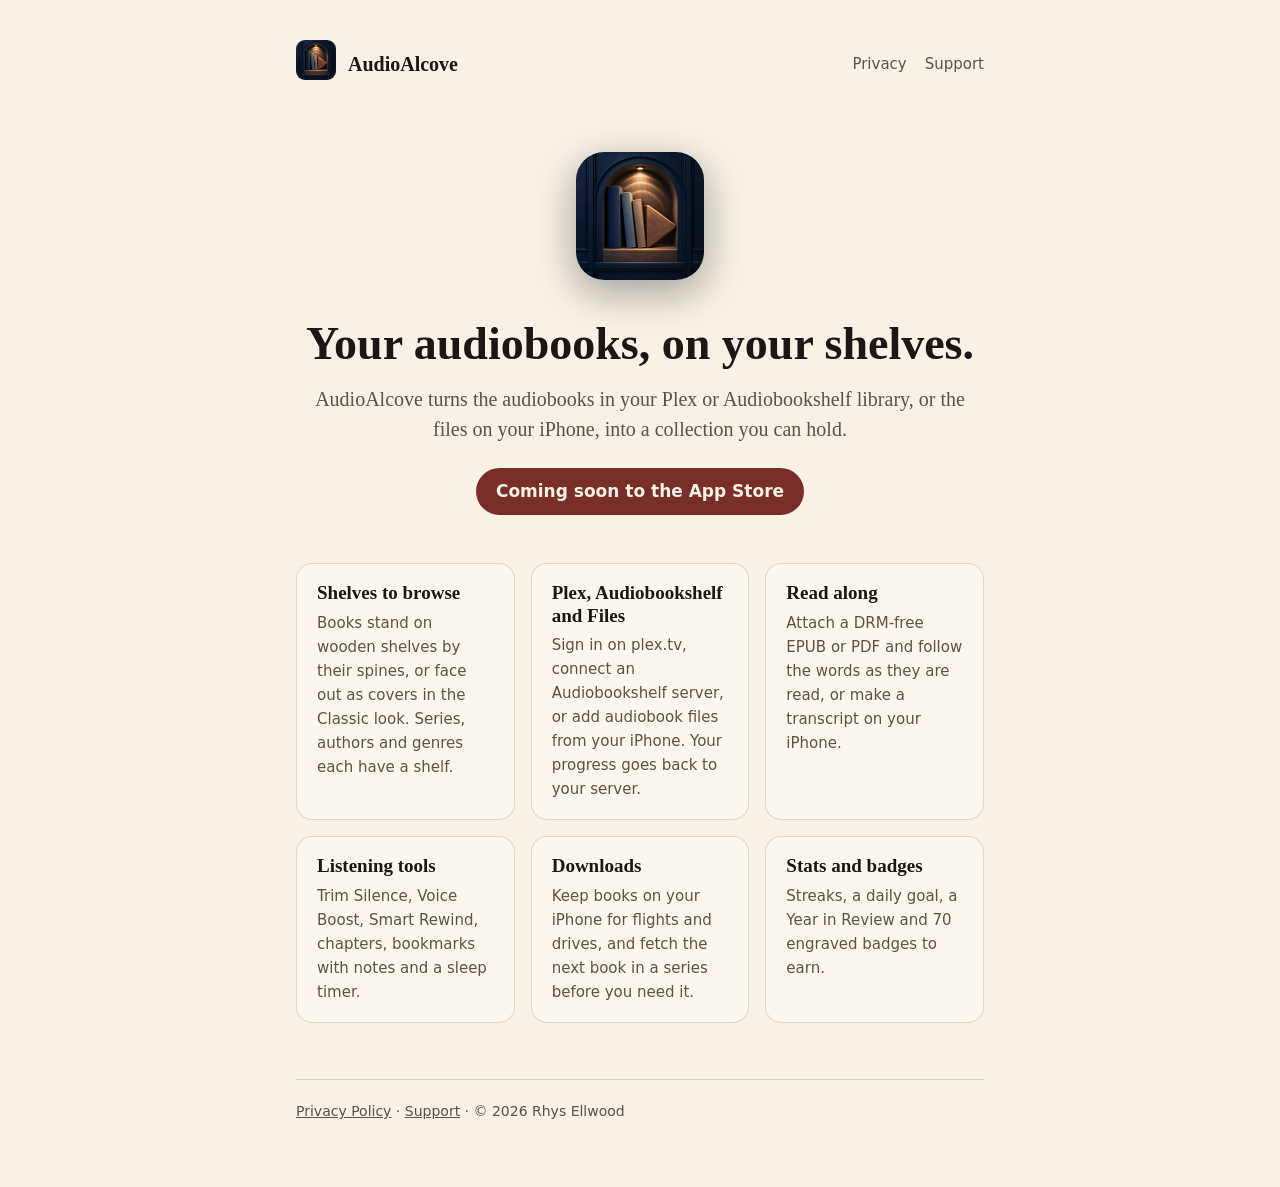
<file: index.html>
<!doctype html>
<html lang="en">
<head>
  <meta charset="utf-8">
  <meta name="viewport" content="width=device-width, initial-scale=1">
  <title>AudioAlcove</title>
  <meta name="description" content="AudioAlcove turns the audiobooks in your Plex or Audiobookshelf library, or the files on your iPhone, into a collection you can hold.">
  <link rel="icon" href="assets/favicon.png">
  <link rel="apple-touch-icon" href="assets/apple-touch-icon.png">
  <link rel="stylesheet" href="assets/style.css">
</head>
<body>
  <div class="page">
    <header class="site">
      <a href="./"><img src="assets/icon.png" alt=""></a>
      <a class="name" href="./">AudioAlcove</a>
      <nav>
        <a href="privacy/">Privacy</a>
        <a href="support/">Support</a>
      </nav>
    </header>

    <main>
      <section class="hero">
        <img src="assets/icon.png" alt="The AudioAlcove app icon">
        <h1>Your audiobooks, on your shelves.</h1>
        <p class="lede">AudioAlcove turns the audiobooks in your Plex or Audiobookshelf library, or the files on your iPhone, into a collection you can hold.</p>
        <span class="badge">Coming soon to the App Store</span>
      </section>

      <section class="features" aria-label="Features">
        <div class="card">
          <h3>Shelves to browse</h3>
          <p>Books stand on wooden shelves by their spines, or face out as covers in the Classic look. Series, authors and genres each have a shelf.</p>
        </div>
        <div class="card">
          <h3>Plex, Audiobookshelf and Files</h3>
          <p>Sign in on plex.tv, connect an Audiobookshelf server, or add audiobook files from your iPhone. Your progress goes back to your server.</p>
        </div>
        <div class="card">
          <h3>Read along</h3>
          <p>Attach a DRM-free EPUB or PDF and follow the words as they are read, or make a transcript on your iPhone.</p>
        </div>
        <div class="card">
          <h3>Listening tools</h3>
          <p>Trim Silence, Voice Boost, Smart Rewind, chapters, bookmarks with notes and a sleep timer.</p>
        </div>
        <div class="card">
          <h3>Downloads</h3>
          <p>Keep books on your iPhone for flights and drives, and fetch the next book in a series before you need it.</p>
        </div>
        <div class="card">
          <h3>Stats and badges</h3>
          <p>Streaks, a daily goal, a Year in Review and 70 engraved badges to earn.</p>
        </div>
      </section>
    </main>

    <footer class="site">
      <a href="privacy/">Privacy Policy</a> · <a href="support/">Support</a> · © 2026 Rhys Ellwood
    </footer>
  </div>
</body>
</html>
</file>
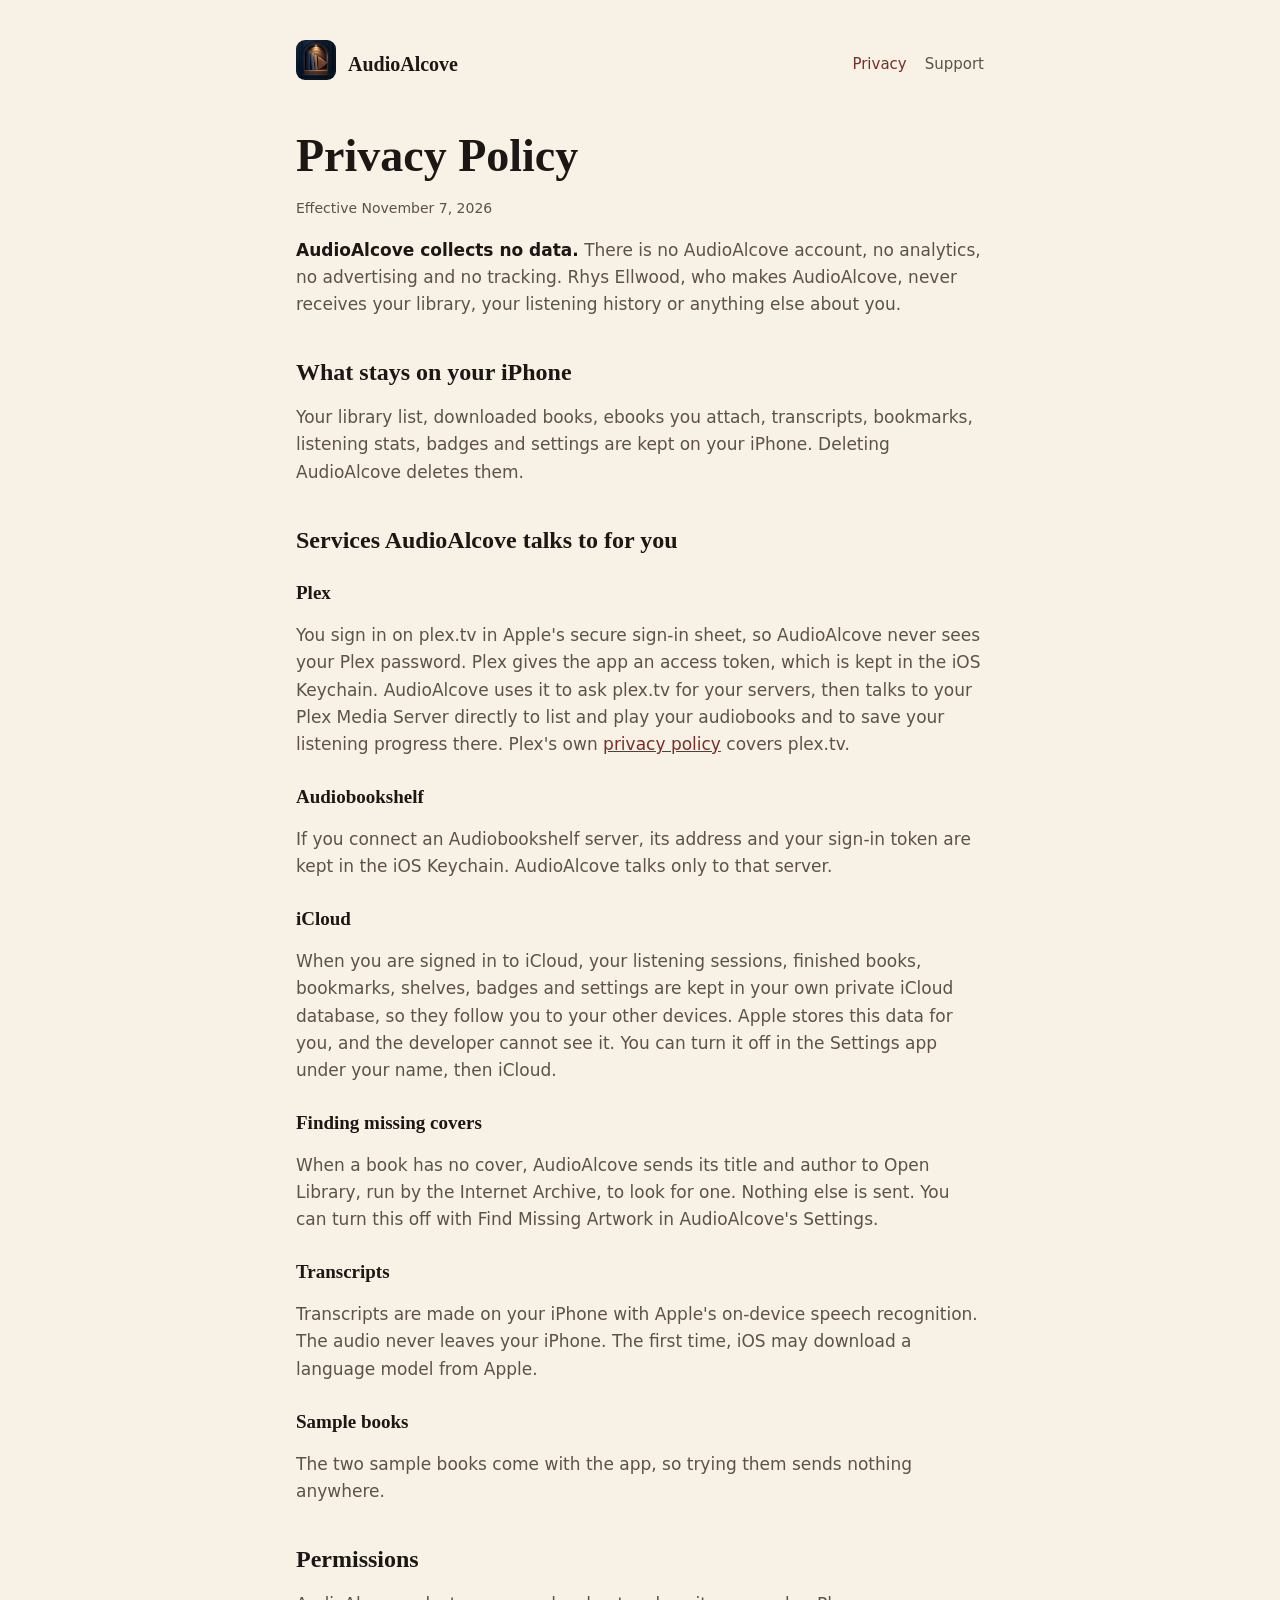
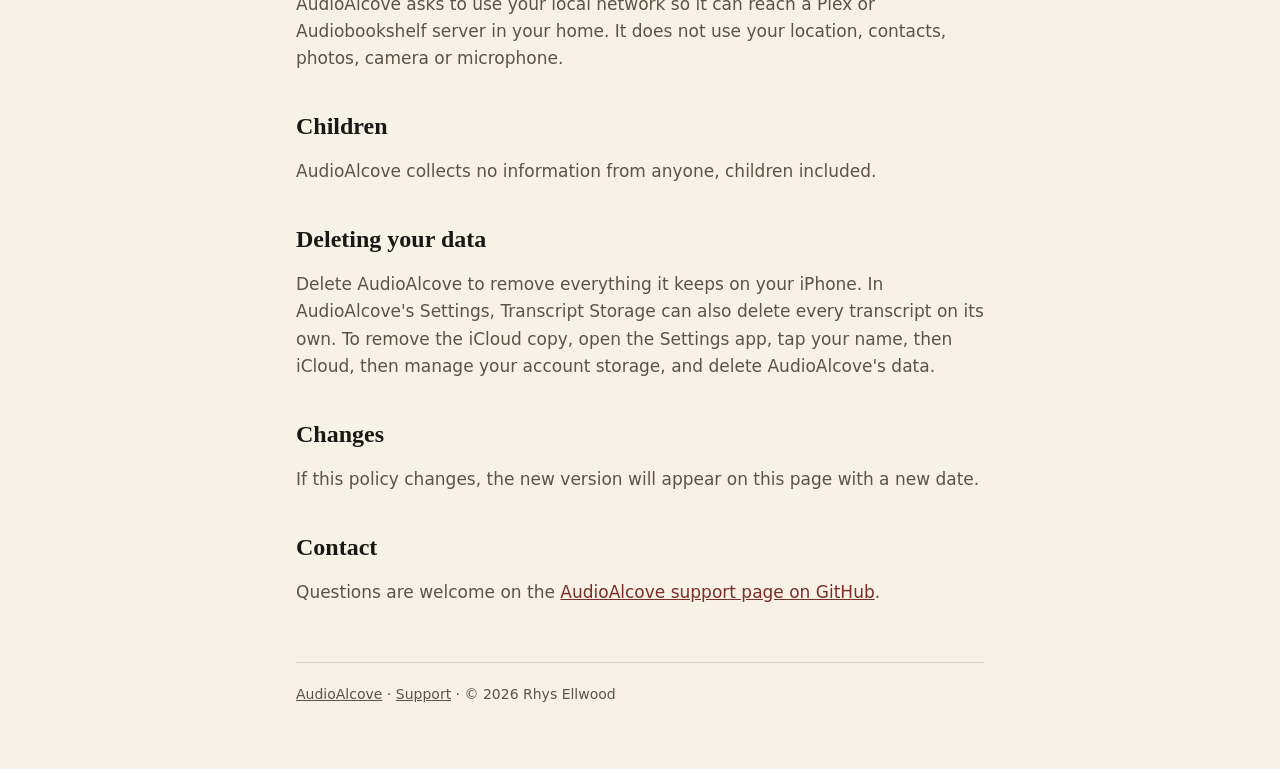
<file: privacy/index.html>
<!doctype html>
<html lang="en">
<head>
  <meta charset="utf-8">
  <meta name="viewport" content="width=device-width, initial-scale=1">
  <title>AudioAlcove Privacy Policy</title>
  <meta name="description" content="AudioAlcove collects no data. This page explains what stays on your iPhone and which services the app talks to on your behalf.">
  <link rel="icon" href="../assets/favicon.png">
  <link rel="apple-touch-icon" href="../assets/apple-touch-icon.png">
  <link rel="stylesheet" href="../assets/style.css">
</head>
<body>
  <div class="page">
    <header class="site">
      <a href="../"><img src="../assets/icon.png" alt=""></a>
      <a class="name" href="../">AudioAlcove</a>
      <nav>
        <a href="./" aria-current="page">Privacy</a>
        <a href="../support/">Support</a>
      </nav>
    </header>

    <main>
      <h1>Privacy Policy</h1>
      <p class="updated">Effective November 7, 2026</p>

      <p><strong>AudioAlcove collects no data.</strong> There is no AudioAlcove account, no analytics, no advertising and no tracking. Rhys Ellwood, who makes AudioAlcove, never receives your library, your listening history or anything else about you.</p>

      <h2>What stays on your iPhone</h2>
      <p>Your library list, downloaded books, ebooks you attach, transcripts, bookmarks, listening stats, badges and settings are kept on your iPhone. Deleting AudioAlcove deletes them.</p>

      <h2>Services AudioAlcove talks to for you</h2>

      <h3>Plex</h3>
      <p>You sign in on plex.tv in Apple's secure sign-in sheet, so AudioAlcove never sees your Plex password. Plex gives the app an access token, which is kept in the iOS Keychain. AudioAlcove uses it to ask plex.tv for your servers, then talks to your Plex Media Server directly to list and play your audiobooks and to save your listening progress there. Plex's own <a href="https://www.plex.tv/about/privacy-legal/">privacy policy</a> covers plex.tv.</p>

      <h3>Audiobookshelf</h3>
      <p>If you connect an Audiobookshelf server, its address and your sign-in token are kept in the iOS Keychain. AudioAlcove talks only to that server.</p>

      <h3>iCloud</h3>
      <p>When you are signed in to iCloud, your listening sessions, finished books, bookmarks, shelves, badges and settings are kept in your own private iCloud database, so they follow you to your other devices. Apple stores this data for you, and the developer cannot see it. You can turn it off in the Settings app under your name, then iCloud.</p>

      <h3>Finding missing covers</h3>
      <p>When a book has no cover, AudioAlcove sends its title and author to Open Library, run by the Internet Archive, to look for one. Nothing else is sent. You can turn this off with Find Missing Artwork in AudioAlcove's Settings.</p>

      <h3>Transcripts</h3>
      <p>Transcripts are made on your iPhone with Apple's on-device speech recognition. The audio never leaves your iPhone. The first time, iOS may download a language model from Apple.</p>

      <h3>Sample books</h3>
      <p>The two sample books come with the app, so trying them sends nothing anywhere.</p>

      <h2>Permissions</h2>
      <p>AudioAlcove asks to use your local network so it can reach a Plex or Audiobookshelf server in your home. It does not use your location, contacts, photos, camera or microphone.</p>

      <h2>Children</h2>
      <p>AudioAlcove collects no information from anyone, children included.</p>

      <h2>Deleting your data</h2>
      <p>Delete AudioAlcove to remove everything it keeps on your iPhone. In AudioAlcove's Settings, Transcript Storage can also delete every transcript on its own. To remove the iCloud copy, open the Settings app, tap your name, then iCloud, then manage your account storage, and delete AudioAlcove's data.</p>

      <h2>Changes</h2>
      <p>If this policy changes, the new version will appear on this page with a new date.</p>

      <h2>Contact</h2>
      <p>Questions are welcome on the <a href="https://github.com/Wooden-Amethyst/audioalcove/issues">AudioAlcove support page on GitHub</a>.</p>
    </main>

    <footer class="site">
      <a href="../">AudioAlcove</a> · <a href="../support/">Support</a> · © 2026 Rhys Ellwood
    </footer>
  </div>
</body>
</html>
</file>
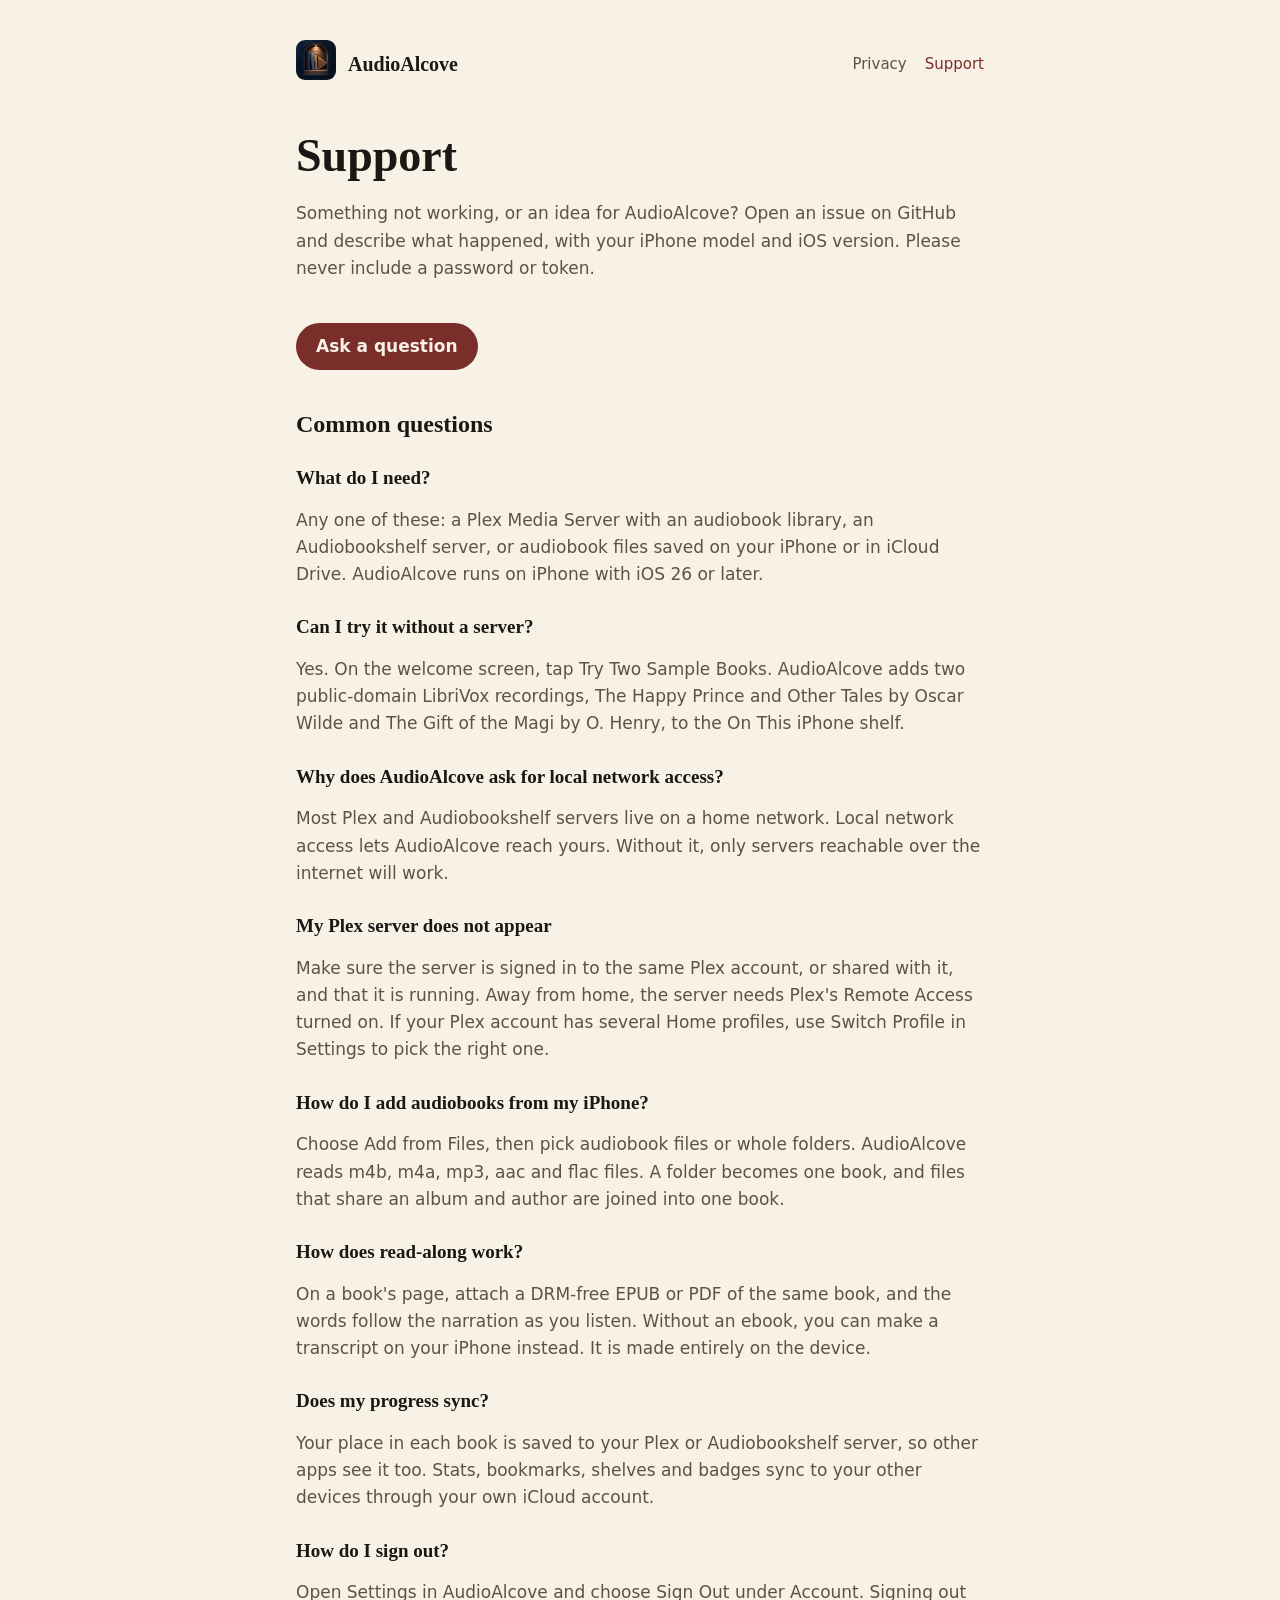
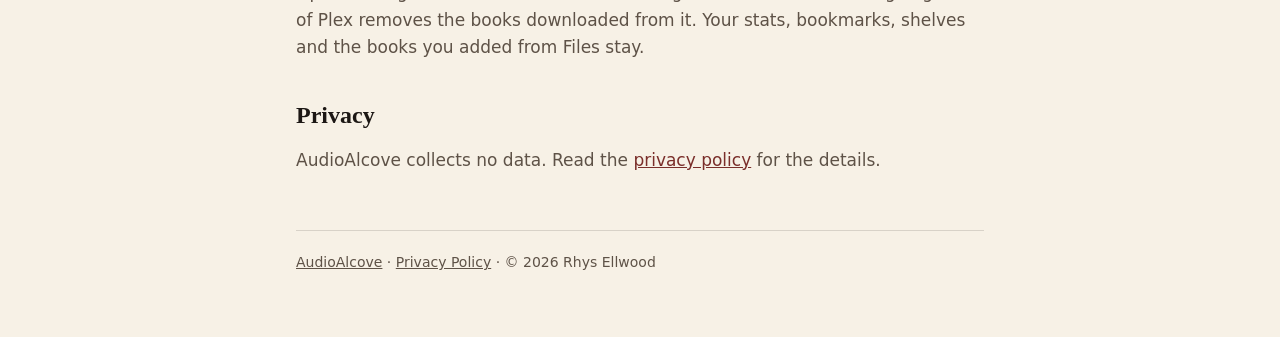
<file: support/index.html>
<!doctype html>
<html lang="en">
<head>
  <meta charset="utf-8">
  <meta name="viewport" content="width=device-width, initial-scale=1">
  <title>AudioAlcove Support</title>
  <meta name="description" content="Help with AudioAlcove: getting started with Plex, Audiobookshelf or files, read-along, syncing and how to ask a question.">
  <link rel="icon" href="../assets/favicon.png">
  <link rel="apple-touch-icon" href="../assets/apple-touch-icon.png">
  <link rel="stylesheet" href="../assets/style.css">
</head>
<body>
  <div class="page">
    <header class="site">
      <a href="../"><img src="../assets/icon.png" alt=""></a>
      <a class="name" href="../">AudioAlcove</a>
      <nav>
        <a href="../privacy/">Privacy</a>
        <a href="./" aria-current="page">Support</a>
      </nav>
    </header>

    <main>
      <h1>Support</h1>
      <p>Something not working, or an idea for AudioAlcove? Open an issue on GitHub and describe what happened, with your iPhone model and iOS version. Please never include a password or token.</p>
      <a class="badge" href="https://github.com/Wooden-Amethyst/audioalcove/issues/new">Ask a question</a>

      <h2>Common questions</h2>

      <h3>What do I need?</h3>
      <p>Any one of these: a Plex Media Server with an audiobook library, an Audiobookshelf server, or audiobook files saved on your iPhone or in iCloud Drive. AudioAlcove runs on iPhone with iOS 26 or later.</p>

      <h3>Can I try it without a server?</h3>
      <p>Yes. On the welcome screen, tap Try Two Sample Books. AudioAlcove adds two public-domain LibriVox recordings, The Happy Prince and Other Tales by Oscar Wilde and The Gift of the Magi by O. Henry, to the On This iPhone shelf.</p>

      <h3>Why does AudioAlcove ask for local network access?</h3>
      <p>Most Plex and Audiobookshelf servers live on a home network. Local network access lets AudioAlcove reach yours. Without it, only servers reachable over the internet will work.</p>

      <h3>My Plex server does not appear</h3>
      <p>Make sure the server is signed in to the same Plex account, or shared with it, and that it is running. Away from home, the server needs Plex's Remote Access turned on. If your Plex account has several Home profiles, use Switch Profile in Settings to pick the right one.</p>

      <h3>How do I add audiobooks from my iPhone?</h3>
      <p>Choose Add from Files, then pick audiobook files or whole folders. AudioAlcove reads m4b, m4a, mp3, aac and flac files. A folder becomes one book, and files that share an album and author are joined into one book.</p>

      <h3>How does read-along work?</h3>
      <p>On a book's page, attach a DRM-free EPUB or PDF of the same book, and the words follow the narration as you listen. Without an ebook, you can make a transcript on your iPhone instead. It is made entirely on the device.</p>

      <h3>Does my progress sync?</h3>
      <p>Your place in each book is saved to your Plex or Audiobookshelf server, so other apps see it too. Stats, bookmarks, shelves and badges sync to your other devices through your own iCloud account.</p>

      <h3>How do I sign out?</h3>
      <p>Open Settings in AudioAlcove and choose Sign Out under Account. Signing out of Plex removes the books downloaded from it. Your stats, bookmarks, shelves and the books you added from Files stay.</p>

      <h2>Privacy</h2>
      <p>AudioAlcove collects no data. Read the <a href="../privacy/">privacy policy</a> for the details.</p>
    </main>

    <footer class="site">
      <a href="../">AudioAlcove</a> · <a href="../privacy/">Privacy Policy</a> · © 2026 Rhys Ellwood
    </footer>
  </div>
</body>
</html>
</file>
<file: assets/style.css>
:root {
  --canvas: #f7f1e6;
  --surface: #fbf7ef;
  --ink: #1c1714;
  --ink2: #5e5247;
  --accent: #7a2e2a;
  --hairline: rgba(28, 23, 20, 0.14);
  --serif: ui-serif, "New York", "Iowan Old Style", Georgia, serif;
  --sans: -apple-system, BlinkMacSystemFont, "Segoe UI", system-ui, sans-serif;
  color-scheme: light dark;
}

@media (prefers-color-scheme: dark) {
  :root {
    --canvas: #0f0d0c;
    --surface: #1a1715;
    --ink: #f3ece4;
    --ink2: #b8aea5;
    --accent: #d9ae5f;
    --hairline: rgba(243, 236, 228, 0.14);
  }
}

* { box-sizing: border-box; }

body {
  margin: 0;
  background: var(--canvas);
  color: var(--ink);
  font: 17px/1.6 var(--sans);
  -webkit-text-size-adjust: 100%;
}

.page {
  max-width: 720px;
  margin: 0 auto;
  padding: 40px 16px 64px;
}

header.site {
  display: flex;
  align-items: center;
  gap: 12px;
  margin-bottom: 40px;
}

header.site a { color: inherit; text-decoration: none; }
header.site img { width: 40px; height: 40px; border-radius: 9px; }
header.site .name { font: 600 20px/1 var(--serif); }
header.site nav { margin-left: auto; display: flex; gap: 18px; font-size: 15px; }
header.site nav a { color: var(--ink2); }
header.site nav a[aria-current="page"] { color: var(--accent); }

h1, h2, h3 { font-family: var(--serif); font-weight: 600; line-height: 1.2; }
h1 { font-size: clamp(32px, 7vw, 46px); margin: 0 0 12px; }
h2 { font-size: 24px; margin: 40px 0 8px; }
h3 { font-size: 19px; margin: 28px 0 4px; }

p, li { color: var(--ink2); }
strong { color: var(--ink); }
a { color: var(--accent); }

.hero { text-align: center; padding: 24px 0 8px; }
.hero img { width: 128px; height: 128px; border-radius: 28px; box-shadow: 0 12px 40px rgba(0, 0, 0, 0.35); }
.hero h1 { margin-top: 28px; }
.hero .lede { font: 20px/1.5 var(--serif); color: var(--ink2); max-width: 34em; margin: 0 auto; }
.badge { display: inline-block; margin-top: 24px; padding: 10px 20px; border-radius: 999px; background: var(--accent); color: var(--canvas); font-weight: 600; text-decoration: none; }

.features { display: grid; grid-template-columns: repeat(auto-fit, minmax(200px, 1fr)); gap: 16px; margin-top: 40px; }
.card { background: var(--surface); border: 1px solid var(--hairline); border-radius: 16px; padding: 18px 20px; }
.card h3 { margin: 0 0 6px; color: var(--ink); }
.card p { margin: 0; font-size: 15px; }

.updated { font-size: 14px; }

footer.site { margin-top: 56px; padding-top: 20px; border-top: 1px solid var(--hairline); font-size: 14px; color: var(--ink2); }
footer.site a { color: var(--ink2); }
</file>
